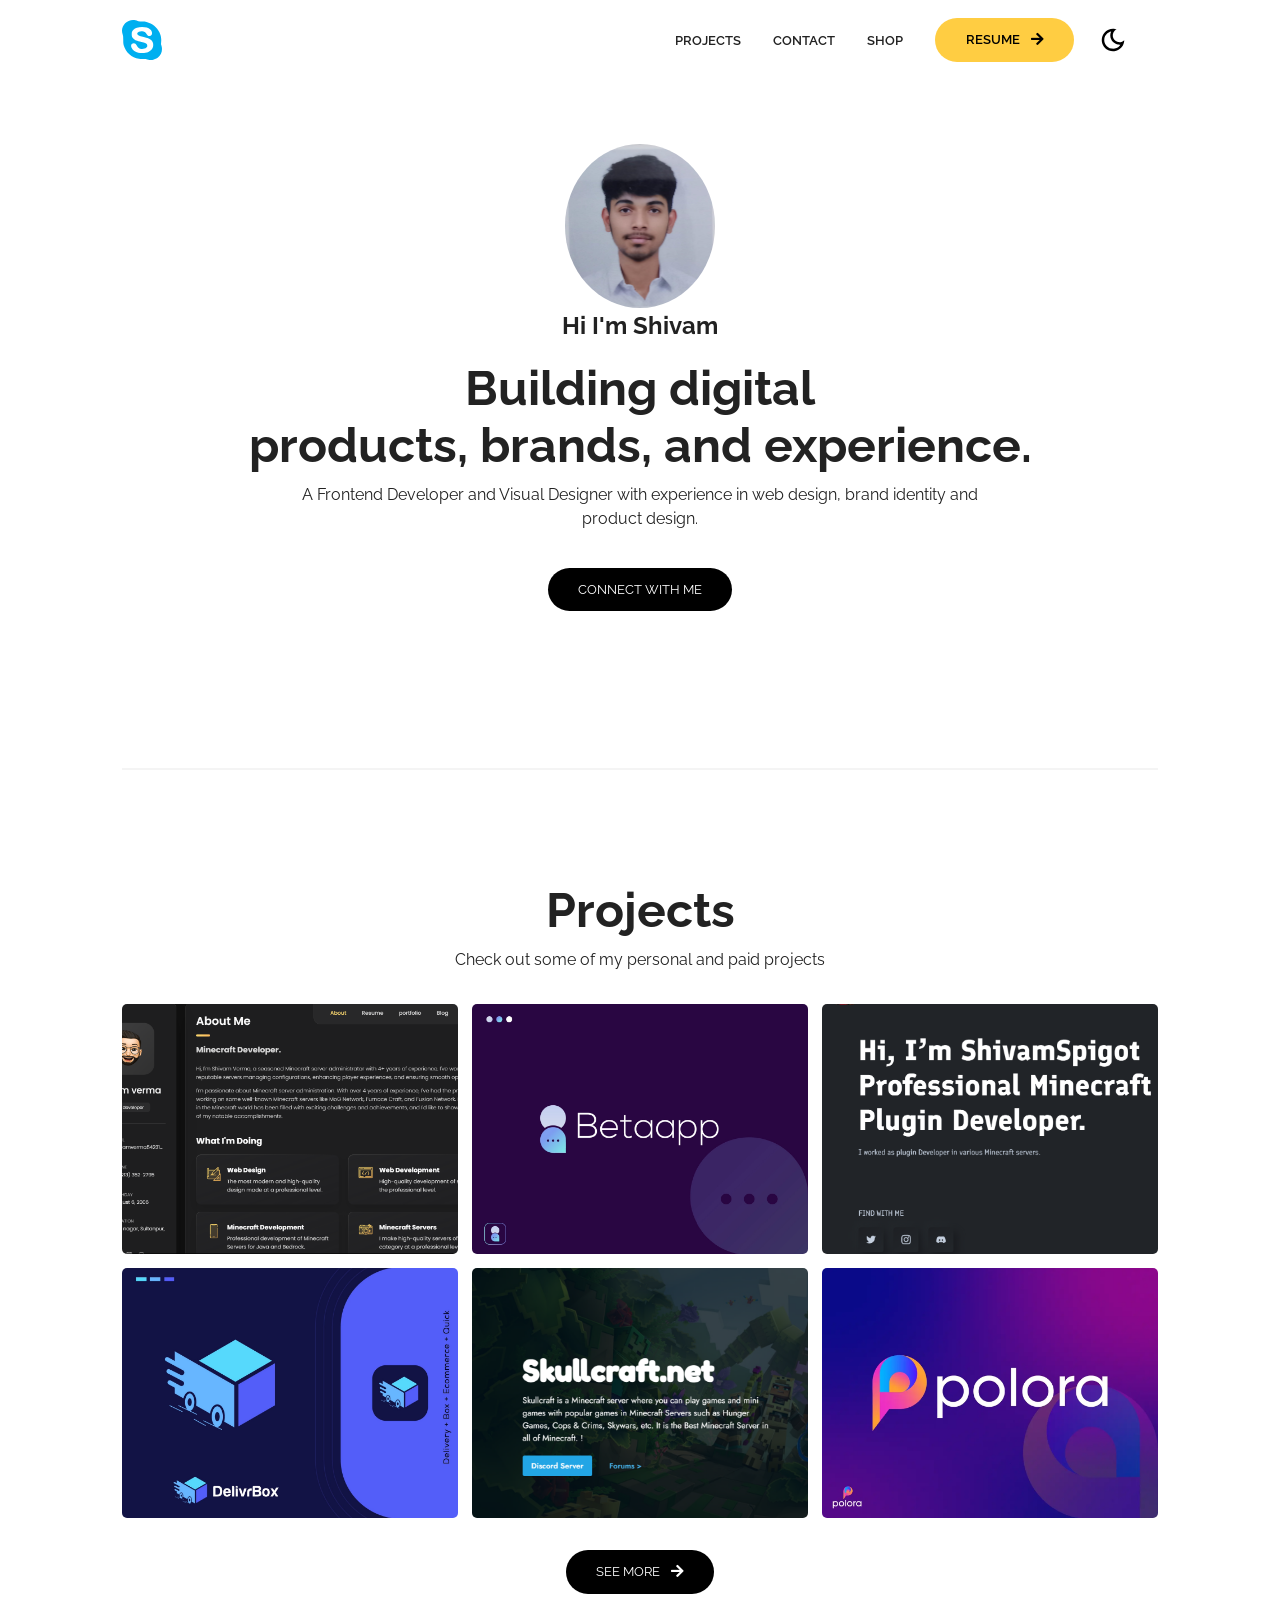
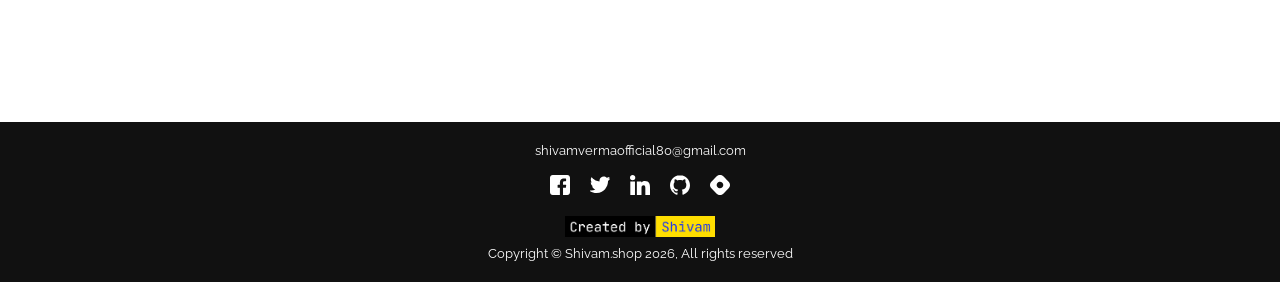
<file: index.html>
<!DOCTYPE html>
<html lang="en">
  <head>
    <meta charset="UTF-8" />
    <meta http-equiv="X-UA-Compatible" content="IE=edge" />
    <meta name="viewport" content="width=device-width, initial-scale=1.0" />
    <!-- Primary Meta Tags -->
    <title>Shivam.shop</title>
    <meta name="title" content="Shivam.shop" />
    <meta
      name="description"
      content="Shivam.io making and building online websites."
    />

    <!-- Open Graph / Facebook -->
    <meta property="og:type" content="website" />
    <meta
      property="og:url"
      content=""
    />
    <meta property="og:title" content="Shivam.shop" />
    <meta
      property="og:description"
      content="This is website for online shop like order web design and duration or order any type of app click for more info"
    />
    <meta
      property="og:image"
      content=""
    />

    <!-- Twitter -->
    <meta property="twitter:card" content="summary_large_image" />
    <meta
      property="twitter:url"
      content=""
    />
    <meta property="twitter:title" content="Shivam.shop" />
    <meta
      property="twitter:description"
      content="This is website for online shop like order web design and duration or order any type of app click for more info"
    />
    <meta
      property="twitter:image"
      content=""
    />

    <!-- Link -->
    <link
      rel="apple-touch-icon"
      sizes="180x180"
      href="assets/favicon/apple-touch-icon.svg"
    />
    <link
      rel="icon"
      type="image/png"
      sizes="16x16"
      href="/assets/favicon/favicon-16x16.svg"
    />
    <link
      rel="icon"
      type="image/png"
      sizes="32x32"
      href="assets/favicon/favicon-32x32.svg"
    />
    <link
      rel="icon"
      type="image/png"
      sizes="192x192"
      href="assets/favicon/android-chrome-192x192.svg"
    />
    <link
      rel="icon"
      type="image/png"
      sizes="512x512"
      href="assets/favicon/android-chrome-512x512.svg"
    />
    <link rel="icon" type="image/x-icon" href="assets/favicon/favicon.svg" />
    <link rel="manifest" href="assets/favicon/site.webmanifest" />
    <link
      rel="stylesheet"
      href="https://use.fontawesome.com/releases/v5.15.4/css/all.css"
      integrity="sha384-DyZ88mC6Up2uqS4h/KRgHuoeGwBcD4Ng9SiP4dIRy0EXTlnuz47vAwmeGwVChigm"
      crossorigin="anonymous"
    />
    <link rel="stylesheet" href="css/style.css" />
    <link rel="stylesheet" href="css/utilities.css" />
  </head>
  <body>
    <header id="hero">
      <!-- Navbar -->
      <nav class="navbar">
        <div class="container">
          <!-- Logo -->
          <h1 id="logo">
            <a href="https://github.com/ShivamSpigot"
              ><img src="./assets/logo.svg" alt="Your Logo"
            /></a>
          </h1>
          <!-- Navbar links -->
          <ul class="nav-menu">
            <li><a class="nav-link" href="#projects">PROJECTS</a></li>
            <li><a class="nav-link" href="contact-form-example-01/index.html">CONTACT</a></li>
            <li><a class="nav-link" href="sooner-free-lite/index.html">SHOP</a></li>
            <li>
              <a
                class="nav-link btn btn-primary"
                href="https://www.shivamverma.kesug.com/"
                >RESUME <i class="fas fa-arrow-right"></i
              ></a>
            </li>

            <!-- Toggle switch -->
            <div class="theme-switch">
              <input type="checkbox" id="switch" />
              <label class="toggle-icons" for="switch">
                <img class="moon" src="assets/moon.svg" />
                <img class="sun" src="assets/sun.svg" />
              </label>
            </div>
            <!-- Hamburger menu -->
          </ul>
          <div class="hamburger">
            <span class="bar"></span>
            <span class="bar"></span>
            <span class="bar"></span>
          </div>
        </div>
      </nav>

      <section class="header-container">
        <img
          class="profile-image"
          src="assets/profile-image.png"
          alt=""
        />
        <h1>Hi I'm Shivam</h1>

        <div class="content-text">
          <h2>Building digital</h2>
          <h2>products, brands, and experience.</h2>

          <p>
            A Frontend Developer and Visual Designer with experience in web
            design, brand identity and product design.
          </p>
        </div>
        <a
          href="contact-form-example-01/index.html"
          class="btn btn-secondary"
          target="_blank"
          >Connect With Me</a
        >
      </section>
    </header>

    <!-- Projects -->
    <section id="projects" class="project-container container">
      <div class="division"></div>
      <div class="content-text">
        <h2>Projects</h2>
        <p>Check out some of my personal and paid projects</p>
      </div>

      <article class="project">
        <!-- Project 1 -->
        <div href="" class="card">
          <div class="project-info">
            <div class="project-bio">
              <h3>Project One</h3>
              <p>Html, Css, Java</p>
            </div>

            <div class="project-link">
              <a href="https://www.shivamverma.kesug.com/" target="_blank"><i class="fab fa-github"></i></a>
              <a href="https://www.shivamverma.kesug.com/" target="_blank"><i class="fas fa-globe"></i></a>
            </div>
          </div>
        </div>

        <!-- Project 2 -->
        <div href="" class="card">
          <div class="project-info">
            <div class="project-bio">
              <h3>Project Two</h3>
              <p>React, Redux, SASS</p>
            </div>

            <div class="project-link">
              <a href="#" target="_blank"><i class="fab fa-github"></i></a>
              <a href="#" target="_blank"><i class="fas fa-globe"></i></a>
            </div>
          </div>
        </div>

        <!-- Porject 3 -->
        <div href="" class="card">
          <div class="project-info">
            <div class="project-bio">
              <h3>Project Three</h3>
              <p>Html, Css, Java</p>
            </div>

            <div class="project-link">
              <a href="https://www.shivamspigot.kesug.com/" target="_blank"><i class="fab fa-github"></i></a>
              <a href="https://www.shivamspigot.kesug.com/" target="_blank"><i class="fas fa-globe"></i></a>
            </div>
          </div>
        </div>

        <!-- Project 4 -->
        <div href="" class="card">
          <div class="project-info">
            <div class="project-bio">
              <h3>Project Four</h3>
              <p>React, Redux, SASS</p>
            </div>

            <div class="project-link">
              <a href="#" target="_blank"><i class="fab fa-github"></i></a>
              <a href="#" target="_blank"><i class="fas fa-globe"></i></a>
            </div>
          </div>
        </div>

        <!-- Project 5 -->
        <div href="" class="card">
          <div class="project-info">
            <div class="project-bio">
              <h3>Project Five</h3>
              <p>Html, Css, Java</p>
            </div>

            <div class="project-link">
              <a href="https://www.skullcraftmc.kesug.com" target="_blank"><i class="fab fa-github"></i></a>
              <a href="https://www.skullcraftmc.kesug.com" target="_blank"><i class="fas fa-globe"></i></a>
            </div>
          </div>
        </div>

        <!-- Project 6 -->
        <div href="" class="card">
          <div class="project-info">
            <div class="project-bio">
              <h3>Project Six</h3>
              <p>React, Redux, SASS</p>
            </div>

            <div class="project-link">
              <a href="#" target="_blank"><i class="fab fa-github"></i></a>
              <a href="#" target="_blank"><i class="fas fa-globe"></i></a>
            </div>
          </div>
        </div>
      </article>

      <a href="https://www.shivamverma.kesug.com/" class="btn btn-secondary"
        target="_blank" >See More <i class="fas fa-arrow-right"></i
      ></a>
    </section>

    <footer id="footer">
      <div class="container">
        <a href="mailto:communitypro47@gmail.com">shivamvermaofficial80@gmail.com</a>
        <!-- Social links -->
        <div class="social">
          <a href="#" target="_blank"
            ><img src="./assets/facebook-icon.svg" alt="Facebook"
          /></a>
          <a href="#" target="_blank"><img src="./assets/twitter-icon.svg" alt="Twitter" /></a>
          <a href="#" target="_blank"
            ><img src="./assets/linkedin-icon.svg" alt="Linkedin"
          /></a>
          <a href="https://github.com/ShivamSpigot" target="_blank"><img src="./assets/github-icon.svg" alt="GitHub" /></a>
          <a href="https://github.com/ShivamSpigot" target="_blank"
            ><img src="./assets/hashnode-icon.svg" alt="Hashnode"
          /></a>
        </div>
        <!-- Attribution -->
        <div class="attribution">
          <a
            href="https://github.com/ShivamSpigot"
            target="_blank"
            rel="noopener noreferrer"
          >
            <img
              src="./assets/Created_by.png"
              alt="attribution"
              width="150px"
            />
          </a>
        </div>
        <p>Copyright &copy; Shivam.shop <span id="datee"></span>, All rights reserved</p>
      </div>
    </footer>
    <script src="js/script.js"></script>
  </body>
</html>
</file>
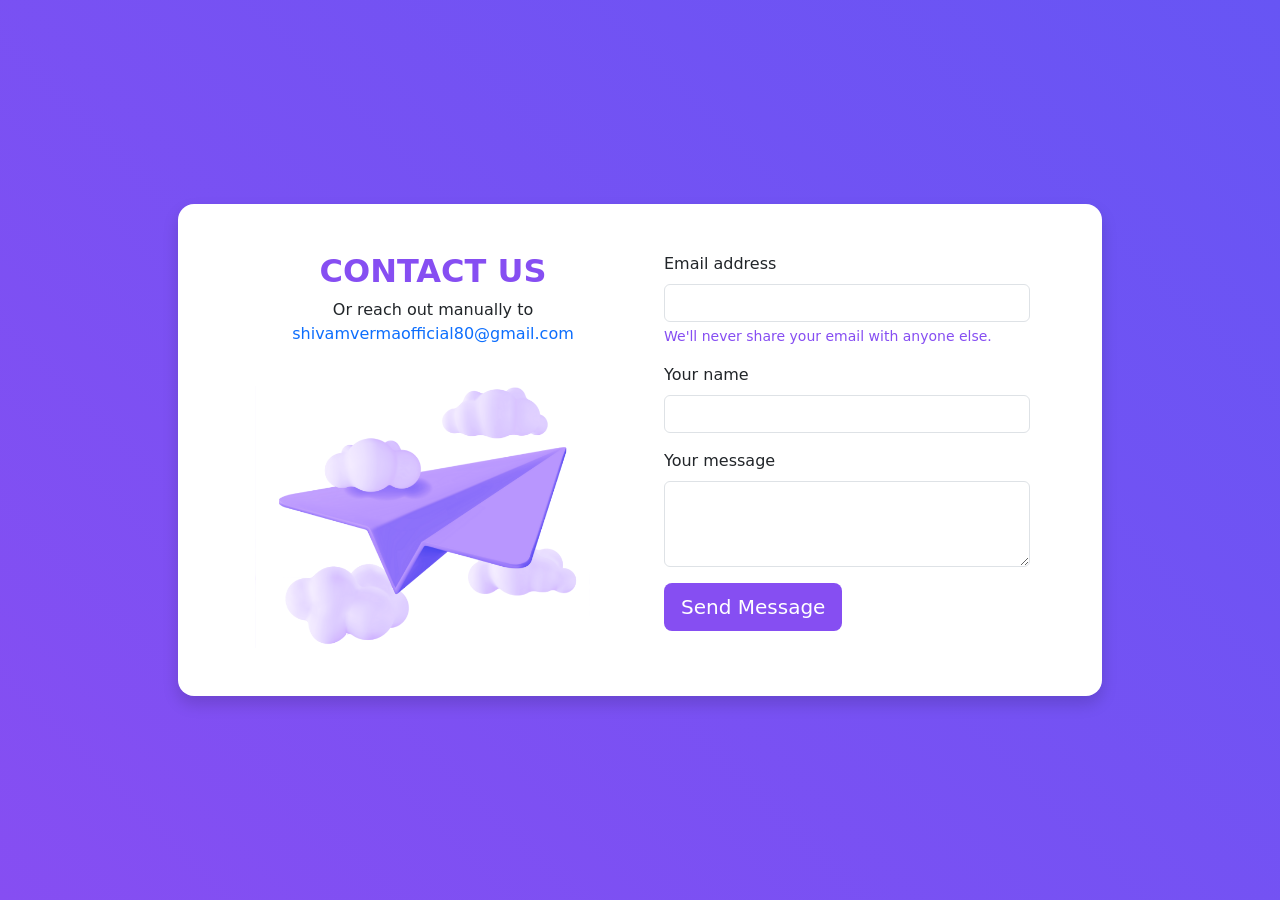
<file: contact-form-example-01/index.html>
<!doctype html>
<html lang="en">

<head>
    <meta charset="UTF-8">
    <meta name="viewport" content="width=device-width, initial-scale=1.0">
    <meta name="author" content="UI Fresh -  uifresh.net">
    <link rel="icon" href="/portfolio-html/src/assets/logo.svg" sizes="32x32">
    <title>Shivam.shop | Contact Us</title>
    <link rel="stylesheet" type="text/css" href="./assets/css/bootstrap.min.css">
    <link rel="stylesheet" type="text/css" href="./style.css">
</head>

<body>
    <section class="uf-contact-form-01 mx-auto">
        <div class="container">
            <div class="row justify-content-center bg-white rounded-4 shadow py-5 gx-5 px-lg-5">
                <div class="col-md-6 text-center">
                    <h2 class="uf-ct-01-text-primary text-uppercase fw-bold">Contact Us</h2>
                    <p>Or reach out manually to <a href="mailto:uifresh.net@gmail.com" class="text-decoration-none">shivamvermaofficial80@gmail.com</a></p>
                    <img src="./images/plane.png" alt="" class="uf-img-contact-form-01 pt-4 d-md-block d-none">
                </div>
                <div class="col-md-6">
                    <form action="send_email.php" method="POST">
                      <div class="mb-3">
                        <label for="uf-imail" class="form-label">Email address</label>
                        <input type="email" name="email" class="form-control" id="uf-imail" required>
                        <div id="emailHelp" class="form-text uf-ct-01-text-primary">We'll never share your email with anyone else.</div>
                      </div>
                      <div class="mb-3">
                        <label for="uf-iname" class="form-label">Your name</label>
                        <input type="text" name="name" class="form-control" id="uf-iname" required>
                      </div>
                      <div class="mb-3">
                        <label for="uf-itextarea" class="form-label">Your message</label>
                        <textarea name="message" class="form-control" id="uf-itextarea" rows="3" required></textarea>
                      </div>
                      <button type="submit" class="btn btn-lg uf-ct-01-btn-primary">Send Message</button>
                    </form>
                </div>
            </div>
        </div>
    </section>
    <script src="./assets/js/bootstrap.bundle.min.js"></script>
</body>

</html>
</file>
<file: css/style.css>
/* This is the required project styling. Will contain essential CSS styles like:
   * Flex property
   * Grid layout
   * Cards and sections
*/

@import url(https://fonts.googleapis.com/css?family=Raleway:100,200,300,regular,500,600,700,800,900,100italic,200italic,300italic,italic,500italic,600italic,700italic,800italic,900italic);

/* variables */
:root {
  /* Colors */
  --primary-color: #ffcd42;
  --secondary-color: #ffd35c;
  --bg-primary: #ffffff;
  --text-color: #222222;
  --text-color-two: #ffffff;
  --bg-secondary: #000000;
  --card-background: #f4f4f4;
  --bg-secondary-two: #111111;

  --shadow: 0 10px 40px rgba(0, 0, 0, 0.2);

  /* Font Weight */
  --weight-small: 400;
  --weight-semibold: 600;
  --weight-bold: 800;

  /* Max width */
  --width-small: 600px;
  --width-medium: 1100px;
  --width-large: 1300px;
}

[data-theme="dark"] {
  --primary-color: #ffcd42;
  --secondary-color: #ffd35c;
  --bg-primary: #000000;
  --text-color: #ffffff;
  --text-color-two: #222222;
  --bg-secondary: #ffffff;
  --card-background: #111111;
  --bg-secondary-two: #f4f4f4;
  --shadow: 0 2px 10px rgba(95, 95, 95, 0.2);
}

html {
  font-size: 100%;
  scroll-behavior: smooth;
}

/* Reset default styling */
* {
  margin: 0;
  padding: 0;
  box-sizing: border-box;
}

ul {
  list-style: none;
}

a {
  text-decoration: none;
  color: var(--text-color);
}

/* Main styling */
body {
  background: var(--bg-primary);
  color: var(--text-color);
  font-family: "Raleway", sans-serif;
  line-height: 1.5;
}

/* Navbar */
.navbar {
  position: fixed;
  top: 0;
  left: 0;
  right: 0;
  z-index: 20;
  background: var(--bg-primary);
}

.navbar .container {
  display: flex;
  align-items: center;
  justify-content: space-between;
  z-index: 20;
  height: 80px;
  width: 100%;
}

.navbar .nav-menu {
  display: flex;
  align-items: center;
  background: var(--bg-primary);
}

.navbar .nav-link {
  margin: 0 1rem;
  font-size: 0.8rem;
  font-weight: var(--weight-semibold);
}

.navbar #logo img {
  display: block;
  width: 40px;
}

.navbar .btn {
  margin-right: 1.5rem;
}

.fas.fa-arrow-right {
  margin-left: 0.5rem;
  font-size: 0.9rem;
}

/* hamburger */
.hamburger {
  margin-bottom: 0.1rem;
  display: none;
}

.bar {
  display: block;
  width: 23px;
  height: 3px;
  margin: 4px auto;
  transition: all 0.3s ease-in-out;
  border-radius: 30px;
  background-color: var(--bg-secondary);
}

/* Hero section */
#hero {
  display: flex;
  flex-direction: column;
  height: 100%;
}

.profile-image {
  width: 150px;
  border-radius: 50%;
  animation: bounce 1s infinite alternate;
}

@keyframes bounce {
  from {
    transform: translateY(0px);
  }

  to {
    transform: translateY(-10px);
  }
}

.division {
  width: 100%;
  height: 2px;
  background-color: var(--card-background);
  margin: 5.5rem 0;
}
/* Projects */
#projects {
  display: flex;
  flex-direction: column;
  margin: 2rem auto 5rem;
}

#projects .btn {
  align-self: center;
  margin: 2rem 0;
}

.project {
  display: grid;
  grid-template-columns: repeat(3, 1fr);
  grid-auto-rows: minmax(250px, auto);
  grid-gap: 0.9rem;
}

.card .project-bio p {
  font-size: 0.83rem;
}

.card .project-bio h3 {
  font-size: 0.9rem;
}

.project-info {
  display: flex;
  justify-content: space-between;
  opacity: 0;
  position: relative;
  transition: 0.5s ease-in-out;
}

.project-bio {
  display: flex;
  flex-direction: column;
  justify-content: flex-end;
  position: relative;
  top: 160px;
  left: 10px;
}

/* Footer */
#footer {
  background: #111111;
}

#footer .container {
  display: flex;
  flex-direction: column;
  align-items: center;
  justify-content: center;
  color: #ffffff;
  min-height: 160px;
  text-align: center;
}

#footer a {
  font-size: 0.8rem;
  color: #fff;
}

#footer a:hover {
  opacity: 0.6;
}

#footer .social {
  margin: 0.9rem 0;
}

#footer .social img {
  width: 20px;
  height: 20px;
}

#footer .social a {
  margin: 0 0.5rem;
}

#footer p {
  font-size: 0.8rem;
}

/* Responsiveness */

@media (max-width: 1000px) {
  .project {
    display: grid;
    grid-template-columns: repeat(2, 1fr);
  }
}

@media (max-width: 768px) {
}

@media (max-width: 670px) {
  .navbar .nav-menu {
    position: fixed;
    right: -100vw;
    top: 4.5rem;
    flex-direction: column;
    width: calc(80% - 10px);
    transition: 0.3s;
    box-shadow: var(--shadow);
    padding: 2rem;
    border-radius: 5px;
    align-items: flex-start;
  }

  .navbar .btn {
    margin: 0;
    margin-top: 1rem;
  }

  .nav-menu.active {
    right: 20px;
  }

  .nav-menu .nav-link {
    font-size: 0.9rem;
    margin: 0 0.2rem;
  }

  .nav-menu li {
    margin-bottom: 0.5rem;
    width: 100%;
  }

  .nav-menu .btn {
    width: 100%;
    text-align: center;
    margin-top: 0.5rem;
  }

  .hamburger {
    display: block;
    cursor: pointer;
    padding: 0.2rem 0.4rem;
  }

  .hamburger.active {
    border: 1px dotted gray;
  }

  .hamburger.active .bar:nth-child(2) {
    opacity: 0;
  }

  .hamburger.active .bar:nth-child(1) {
    transform: translateY(6px) rotate(45deg);
  }

  .hamburger.active .bar:nth-child(3) {
    transform: translateY(-8px) rotate(-45deg);
  }
}

@media (max-width: 600px) {
  .project {
    display: grid;
    grid-template-columns: 1fr;
  }

  .header-container .btn {
    border-radius: 5px;
    width: 80%;
  }
}
</file>
<file: css/utilities.css>
/* ?This is where reusable styling of this template will be. 
   !Will contain things like:
   * Button styling
   * Background color styling
   * padding and margin
*/

.container {
  max-width: var(--width-medium);
  margin: 0 auto;
  padding: 1rem 2rem;
}

h1::selection,
h2::selection {
  color: #111;
  background: var(--primary-color);
}

/* Buttons */
.btn {
  display: inline-block;
  padding: 0.75rem 1.9rem;
  border-radius: 30px;
  text-transform: uppercase;
  font-size: 0.82rem;
  transition: 0.3s;
}

.btn-primary {
  background: var(--primary-color);
  color: #000000;
}

.btn-secondary {
  margin: 5px 0;
  background-color: var(--bg-secondary);
  color: var(--bg-primary);
}

/* add hover to resume button */
.btn-primary:hover {
  background: var(--secondary-color);
}

/* Dark mode toggle */
#switch {
  display: none;
}

.toggle-icons {
  display: flex;
  justify-content: space-between;
  align-items: center;
  cursor: pointer;
}

.toggle-icons > img {
  transition: 0.6s cubic-bezier(0.23, 1, 0.32, 1);
  width: 30px;
}

.moon {
  transform: rotate(10deg);
}

#switch:checked + .toggle-icons .moon {
  transform: rotate(250deg);
}

#switch:checked + .toggle-icons .sun {
  transform: rotate(100deg);
}

/* Header Container */
.header-container {
  display: flex;
  flex-direction: column;
  align-items: center;
  justify-content: center;
  margin-top: 8rem;
  padding: 1rem;
}

.header-container > div {
  margin-top: 1rem;
}

.content-text {
  text-align: center;
  margin: 1.5rem 0;
}

.content-text h2 {
  font-size: 3rem;
  line-height: 1.2;
  transition: 0.2s ease-in-out;
}

.content-text p {
  padding: 0.5rem;
  margin: 0 auto;
  max-width: 700px;
}

/* Project cards */
.card {
  padding: 1rem;
  background: var(--card-background);
  color: #ffffff;
  border-radius: 5px;
  transition: 0.4s ease-in-out;
  cursor: pointer;
}

.card a {
  color: #ffffff;
  transition: 0.25s ease-in-out;
  font-size: 1.1rem;
  margin-right: 0.3rem;
}

.card a:hover {
  color: var(--primary-color);
}

.card:hover {
  box-shadow: inset 0 100px 1000px 10px rgba(0, 0, 0, 0.8);
}

.card:hover .project-info {
  opacity: 1;
}

/* Project Images */

/* project 1 */
.card:nth-child(1) {
  background: url(../assets/project/project-one.png) center center/cover;
}

/* Project 2 */
.card:nth-child(2) {
  background: url(../assets/project/project-two.png) center center/cover;
}

/* Project 3 */
.card:nth-child(3) {
  background: url(../assets/project/project-three.png) center center/cover;
}

/* Project 4 */
.card:nth-child(4) {
  background: url(../assets/project/project-four.png) center center/cover;
}

/* Project 5 */
.card:nth-child(5) {
  background: url(../assets/project/project-five.png) center center/cover;
}

/* Project 6 */
.card:nth-child(6) {
  background: url(../assets/project/project-six.png) center center/cover;
}

/* Media Queries */
@media (max-width: 768px) {
  .header-container {
    margin-top: 7rem;
    text-align: center;
  }

  .content-text h2 {
    font-size: 2.5rem;
  }
}
</file>
<file: contact-form-example-01/style.css>
body{
        background-image: linear-gradient(45deg, #864ef2, #6755F4);
}
.uf-contact-form-01 {
    max-width: 900px;
}
@media (min-width: 576px){
     .uf-contact-form-01 {
    min-height: 100vh;
    align-content: center;
} 
}
.uf-img-contact-form-01{
      max-width: 100%;
      animation: uf-animation 4s ease-in-out 1s infinite alternate;
      position: relative;
}
.uf-ct-01-text-primary{
      color: #864ef2;
}
.uf-ct-01-btn-primary{
      background-color: #864ef2;
      color: #fff;
}
.uf-ct-01-btn-primary:hover{
      background-color: #641eec;
      color: #fff;
}

@keyframes uf-animation {
  0%   {top:0px;}
  50%  {top:-30px;}
  100% {top:0px;}
}
.form-control:focus {
    border-color: #a979ff;
    box-shadow: 0 0 0 .25rem rgb(103 58 183 / 21%);
}
</file>
